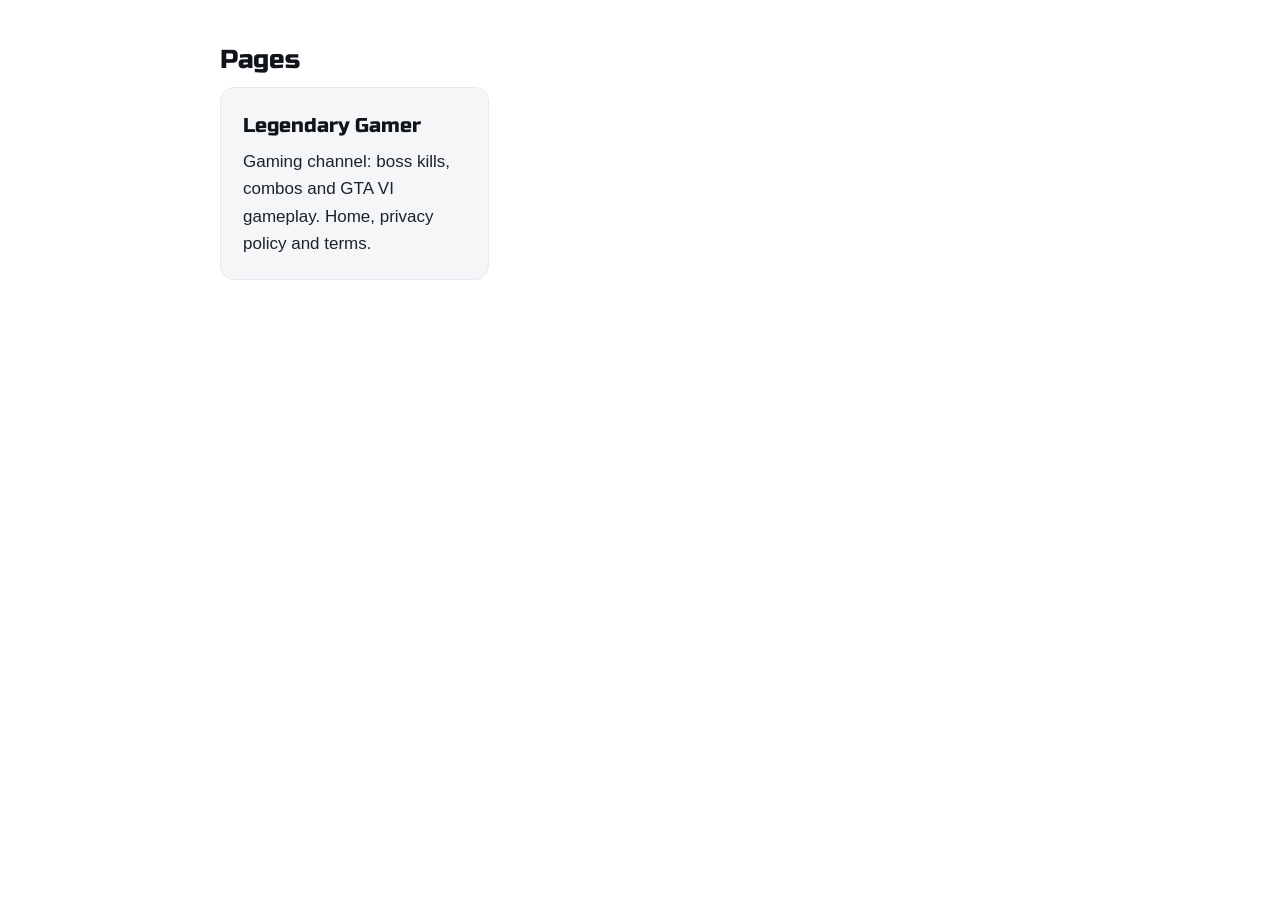
<file: index.html>
<!doctype html>
<html lang="en">
<head>
<meta charset="utf-8">
<meta name="viewport" content="width=device-width,initial-scale=1">
<title>Pages</title>
<meta name="google-site-verification" content="OXf-IA0Fd4Fvy3MfB7W4ymiQkhS_MTzGE03aSUNCbWM">
<meta name="description" content="Project pages: Legendary Gamer gaming channel and more.">
<link rel="icon" href="assets/legendary-gamer-logo.png">
<link rel="stylesheet" href="assets/site.css?v=2">
</head>
<body>
<main><div class="wrap">
<h2>Pages</h2>
<div class="cards">
<a class="card" href="legendary-gamer/"><b>Legendary Gamer</b>Gaming channel: boss kills, combos and GTA VI gameplay. Home, privacy policy and terms.</a>
</div>
</div></main>
</body>
</html>
</file>
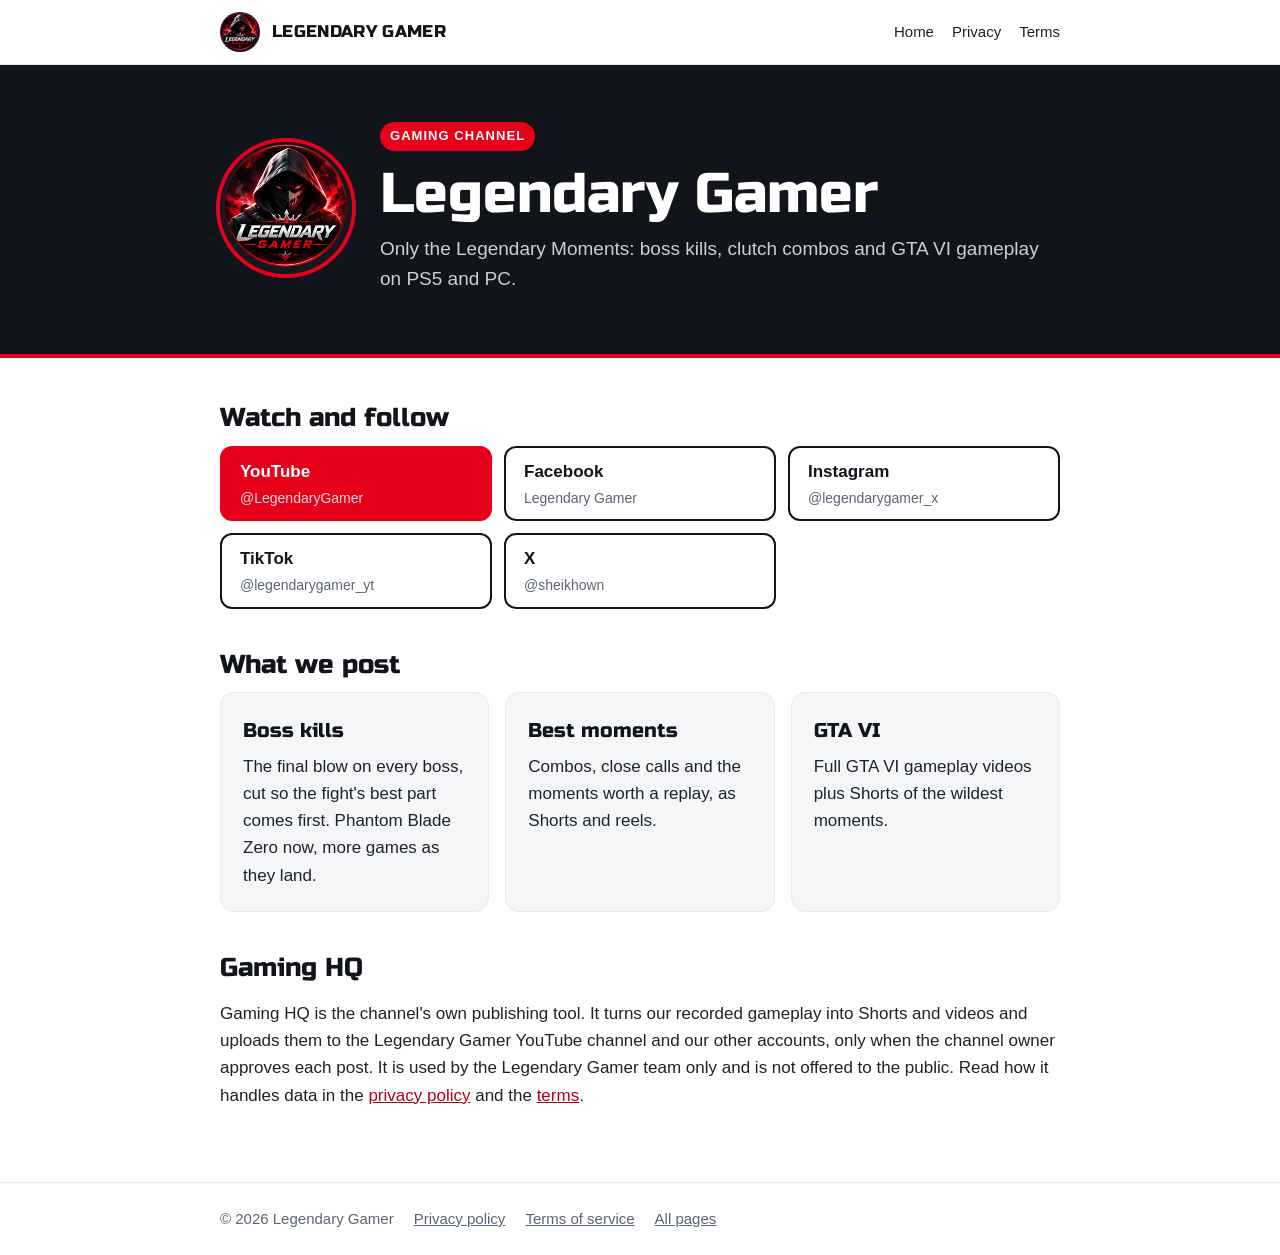
<file: legendary-gamer/index.html>
<!doctype html>
<html lang="en">
<head>
<meta charset="utf-8">
<meta name="viewport" content="width=device-width,initial-scale=1">
<title>Legendary Gamer: Boss Kills, Combos and GTA VI Gameplay</title>
<meta name="description" content="Legendary Gamer posts boss kills, combos and the best gameplay moments from Phantom Blade Zero, GTA VI and more on YouTube, Facebook, Instagram, TikTok and X.">
<link rel="canonical" href="https://ownurrehman.github.io/legendary-gamer/">
<link rel="icon" href="../assets/legendary-gamer-logo.png">
<link rel="stylesheet" href="../assets/site.css?v=2">
<meta property="og:title" content="Legendary Gamer">
<meta property="og:description" content="Only the Legendary Moments: boss kills, combos and GTA VI gameplay.">
<meta property="og:image" content="https://ownurrehman.github.io/assets/legendary-gamer-logo.png">
<meta property="og:type" content="website">
<script type="application/ld+json">{"@context":"https://schema.org","@type":"Organization","name":"Legendary Gamer","url":"https://ownurrehman.github.io/legendary-gamer/","logo":"https://ownurrehman.github.io/assets/legendary-gamer-logo.png","slogan":"Only the Legendary Moments","sameAs":["https://www.youtube.com/@LegendaryGamer","https://www.facebook.com/199383753410797","https://www.instagram.com/legendarygamer_x/","https://www.tiktok.com/@legendarygamer_yt","https://x.com/sheikhown"]}</script>
</head>
<body>
<header class="top"><div class="wrap"><img src="../assets/legendary-gamer-logo.png" alt="" width="40" height="40"><b>LEGENDARY GAMER</b>
<nav aria-label="Main"><a href="./">Home</a><a href="privacy/">Privacy</a><a href="terms/">Terms</a></nav></div></header>

<section class="hero"><div class="wrap">
<img src="../assets/legendary-gamer-logo.png" alt="Legendary Gamer logo" width="132" height="132">
<div><span class="tag">Gaming channel</span><h1>Legendary Gamer</h1><p>Only the Legendary Moments: boss kills, clutch combos and GTA VI gameplay on PS5 and PC.</p></div>
</div></section>

<main><div class="wrap">
<h2>Watch and follow</h2>
<ul class="links">
<li><a class="btn main" href="https://www.youtube.com/@LegendaryGamer" rel="me noopener">YouTube <span>@LegendaryGamer</span></a></li>
<li><a class="btn" href="https://www.facebook.com/199383753410797" rel="me noopener">Facebook <span>Legendary Gamer</span></a></li>
<li><a class="btn" href="https://www.instagram.com/legendarygamer_x/" rel="me noopener">Instagram <span>@legendarygamer_x</span></a></li>
<li><a class="btn" href="https://www.tiktok.com/@legendarygamer_yt" rel="me noopener">TikTok <span>@legendarygamer_yt</span></a></li>
<li><a class="btn" href="https://x.com/sheikhown" rel="me noopener">X <span>@sheikhown</span></a></li>
</ul>

<h2>What we post</h2>
<div class="cards">
<div class="card"><b>Boss kills</b>The final blow on every boss, cut so the fight's best part comes first. Phantom Blade Zero now, more games as they land.</div>
<div class="card"><b>Best moments</b>Combos, close calls and the moments worth a replay, as Shorts and reels.</div>
<div class="card"><b>GTA VI</b>Full GTA VI gameplay videos plus Shorts of the wildest moments.</div>
</div>

<h2>Gaming HQ</h2>
<p>Gaming HQ is the channel's own publishing tool. It turns our recorded gameplay into Shorts and videos and uploads them to the Legendary Gamer YouTube channel and our other accounts, only when the channel owner approves each post. It is used by the Legendary Gamer team only and is not offered to the public. Read how it handles data in the <a href="privacy/">privacy policy</a> and the <a href="terms/">terms</a>.</p>
</div></main>

<footer class="foot"><div class="wrap"><span>© 2026 Legendary Gamer</span><a href="privacy/">Privacy policy</a><a href="terms/">Terms of service</a><a href="../">All pages</a></div></footer>
</body>
</html>
</file>
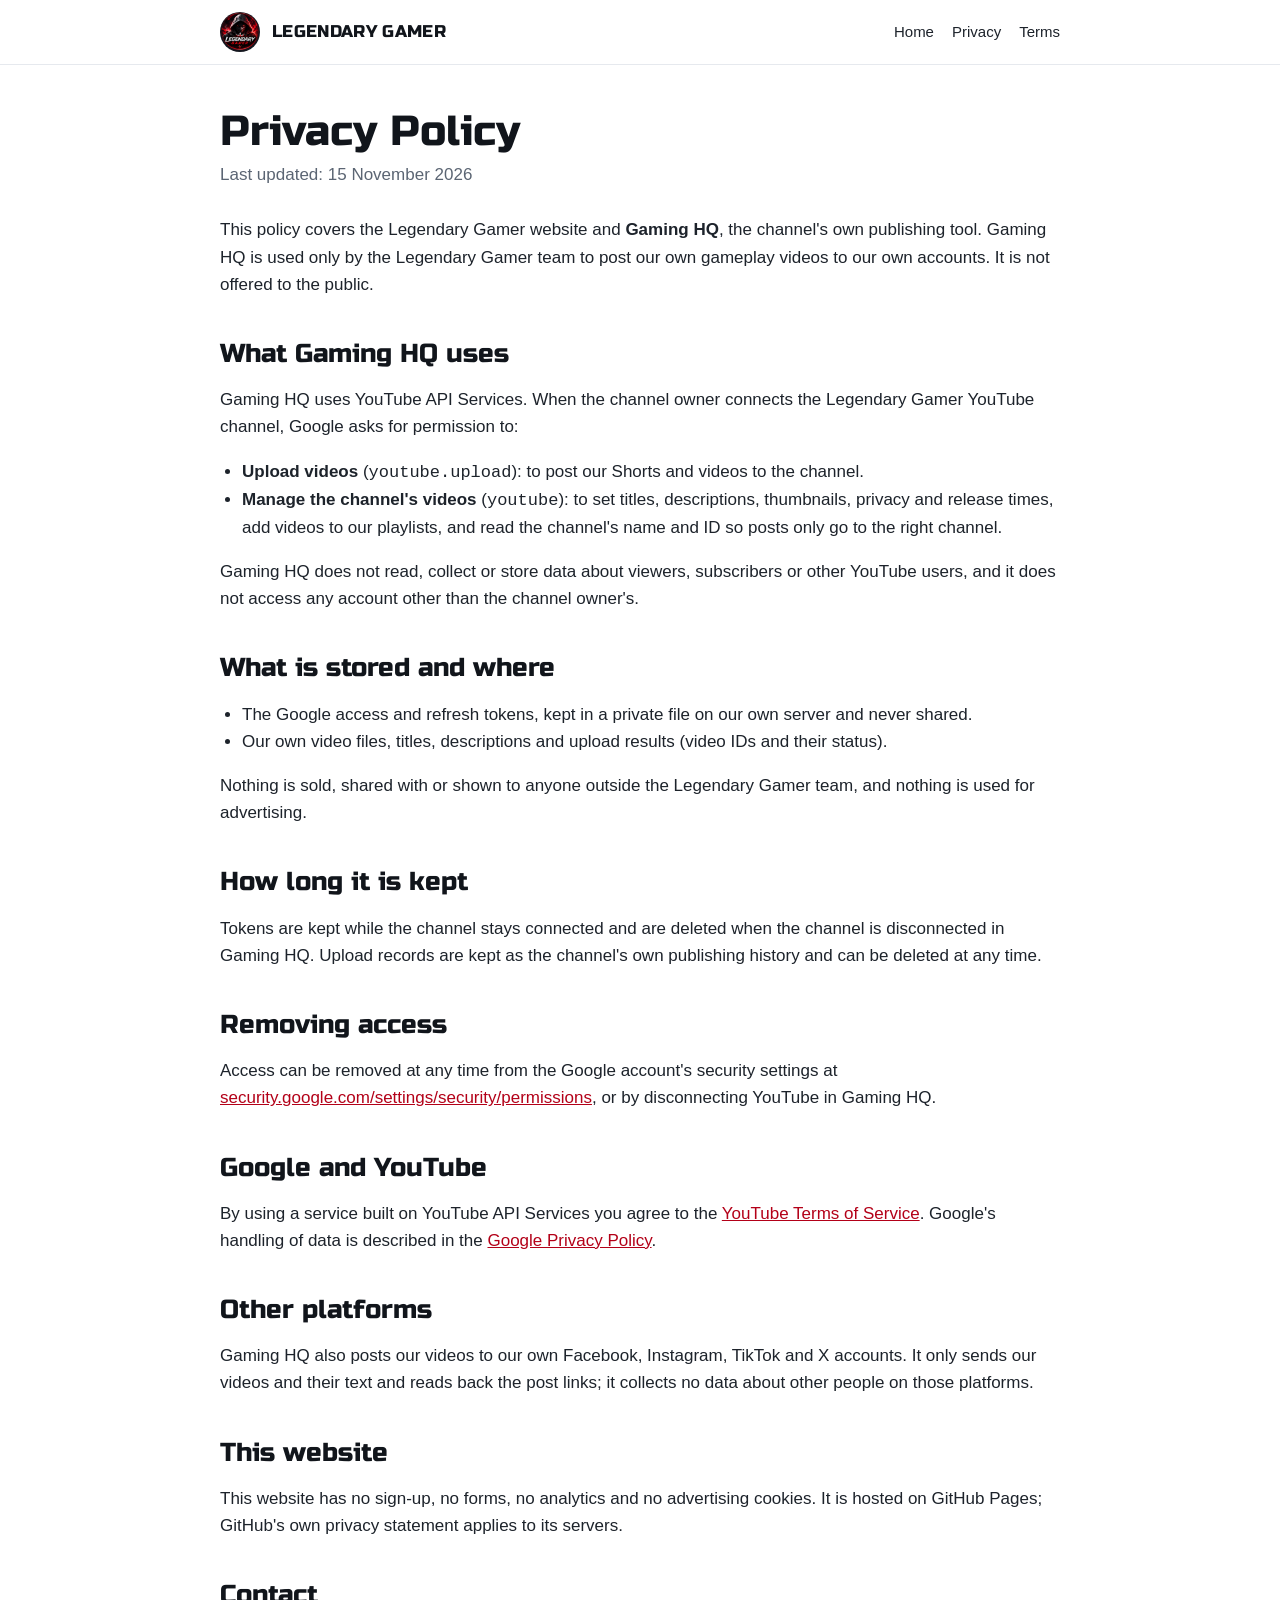
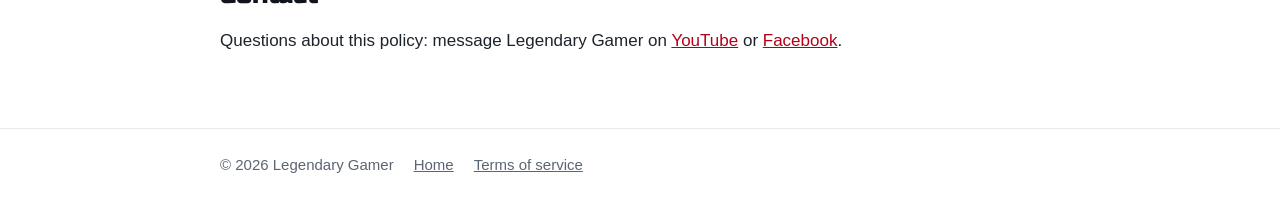
<file: legendary-gamer/privacy/index.html>
<!doctype html>
<html lang="en">
<head>
<meta charset="utf-8">
<meta name="viewport" content="width=device-width,initial-scale=1">
<title>Privacy Policy | Legendary Gamer and Gaming HQ</title>
<meta name="description" content="How Legendary Gamer's Gaming HQ publishing tool uses YouTube and Google account data, what it stores and how to remove its access.">
<link rel="canonical" href="https://ownurrehman.github.io/legendary-gamer/privacy/">
<link rel="icon" href="../../assets/legendary-gamer-logo.png">
<link rel="stylesheet" href="../../assets/site.css?v=2">
</head>
<body>
<header class="top"><div class="wrap"><img src="../../assets/legendary-gamer-logo.png" alt="" width="40" height="40"><b>LEGENDARY GAMER</b>
<nav aria-label="Main"><a href="../">Home</a><a href="./" aria-current="page">Privacy</a><a href="../terms/">Terms</a></nav></div></header>

<main class="legal"><div class="wrap">
<h1>Privacy Policy</h1>
<p class="date">Last updated: 15 November 2026</p>

<p>This policy covers the Legendary Gamer website and <b>Gaming HQ</b>, the channel's own publishing tool. Gaming HQ is used only by the Legendary Gamer team to post our own gameplay videos to our own accounts. It is not offered to the public.</p>

<h2>What Gaming HQ uses</h2>
<p>Gaming HQ uses YouTube API Services. When the channel owner connects the Legendary Gamer YouTube channel, Google asks for permission to:</p>
<ul>
<li><b>Upload videos</b> (<code>youtube.upload</code>): to post our Shorts and videos to the channel.</li>
<li><b>Manage the channel's videos</b> (<code>youtube</code>): to set titles, descriptions, thumbnails, privacy and release times, add videos to our playlists, and read the channel's name and ID so posts only go to the right channel.</li>
</ul>
<p>Gaming HQ does not read, collect or store data about viewers, subscribers or other YouTube users, and it does not access any account other than the channel owner's.</p>

<h2>What is stored and where</h2>
<ul>
<li>The Google access and refresh tokens, kept in a private file on our own server and never shared.</li>
<li>Our own video files, titles, descriptions and upload results (video IDs and their status).</li>
</ul>
<p>Nothing is sold, shared with or shown to anyone outside the Legendary Gamer team, and nothing is used for advertising.</p>

<h2>How long it is kept</h2>
<p>Tokens are kept while the channel stays connected and are deleted when the channel is disconnected in Gaming HQ. Upload records are kept as the channel's own publishing history and can be deleted at any time.</p>

<h2>Removing access</h2>
<p>Access can be removed at any time from the Google account's security settings at <a href="https://security.google.com/settings/security/permissions">security.google.com/settings/security/permissions</a>, or by disconnecting YouTube in Gaming HQ.</p>

<h2>Google and YouTube</h2>
<p>By using a service built on YouTube API Services you agree to the <a href="https://www.youtube.com/t/terms">YouTube Terms of Service</a>. Google's handling of data is described in the <a href="https://policies.google.com/privacy">Google Privacy Policy</a>.</p>

<h2>Other platforms</h2>
<p>Gaming HQ also posts our videos to our own Facebook, Instagram, TikTok and X accounts. It only sends our videos and their text and reads back the post links; it collects no data about other people on those platforms.</p>

<h2>This website</h2>
<p>This website has no sign-up, no forms, no analytics and no advertising cookies. It is hosted on GitHub Pages; GitHub's own privacy statement applies to its servers.</p>

<h2>Contact</h2>
<p>Questions about this policy: message Legendary Gamer on <a href="https://www.youtube.com/@LegendaryGamer">YouTube</a> or <a href="https://www.facebook.com/199383753410797">Facebook</a>.</p>
</div></main>

<footer class="foot"><div class="wrap"><span>© 2026 Legendary Gamer</span><a href="../">Home</a><a href="../terms/">Terms of service</a></div></footer>
</body>
</html>
</file>
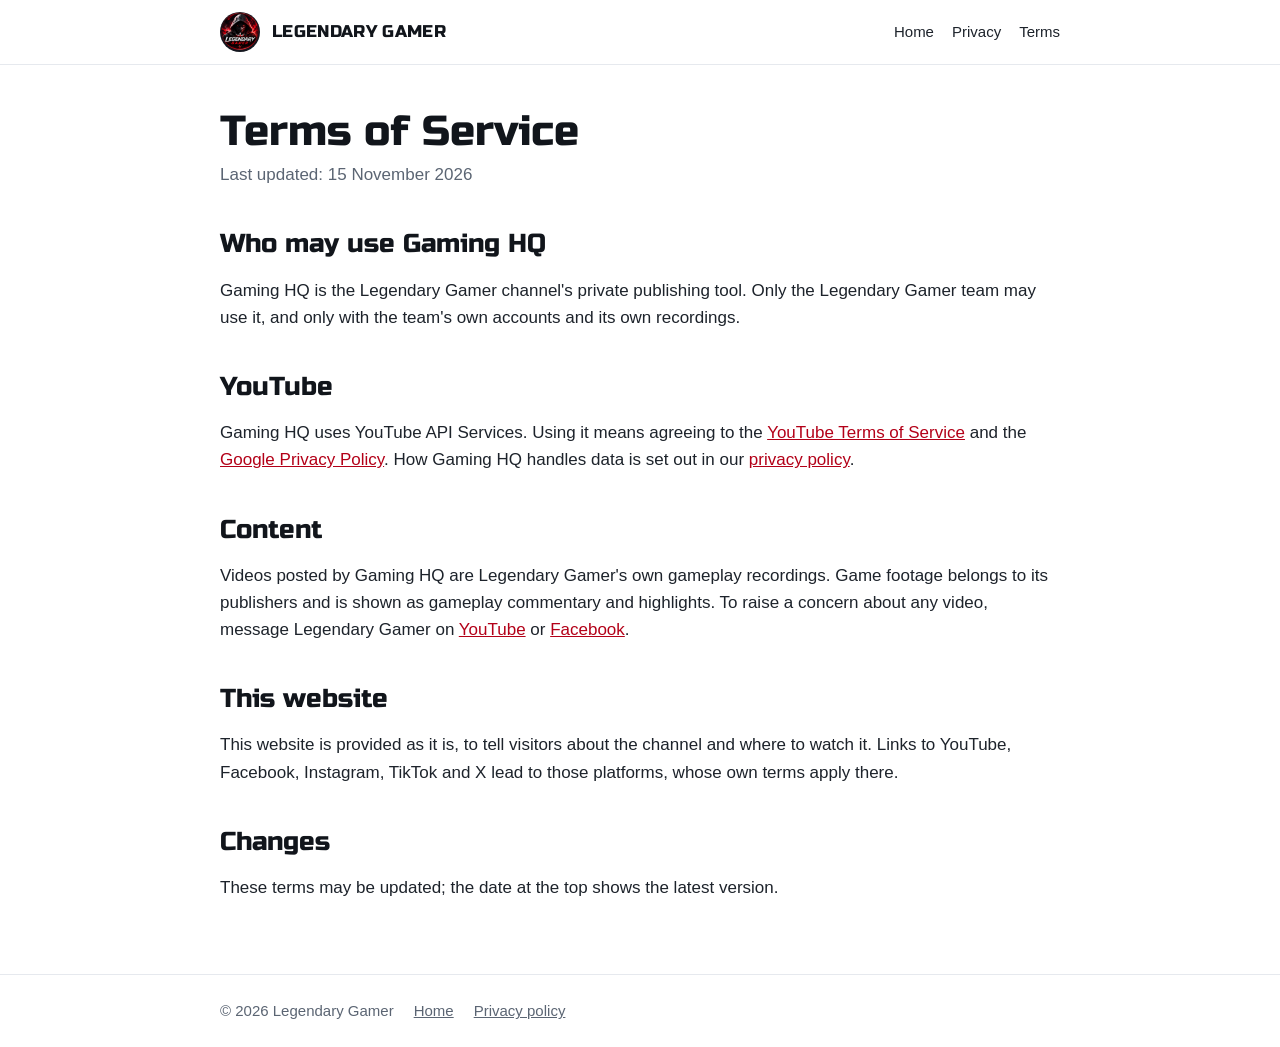
<file: legendary-gamer/terms/index.html>
<!doctype html>
<html lang="en">
<head>
<meta charset="utf-8">
<meta name="viewport" content="width=device-width,initial-scale=1">
<title>Terms of Service | Legendary Gamer and Gaming HQ</title>
<meta name="description" content="Terms for the Legendary Gamer website and the Gaming HQ publishing tool.">
<link rel="canonical" href="https://ownurrehman.github.io/legendary-gamer/terms/">
<link rel="icon" href="../../assets/legendary-gamer-logo.png">
<link rel="stylesheet" href="../../assets/site.css?v=2">
</head>
<body>
<header class="top"><div class="wrap"><img src="../../assets/legendary-gamer-logo.png" alt="" width="40" height="40"><b>LEGENDARY GAMER</b>
<nav aria-label="Main"><a href="../">Home</a><a href="../privacy/">Privacy</a><a href="./" aria-current="page">Terms</a></nav></div></header>

<main class="legal"><div class="wrap">
<h1>Terms of Service</h1>
<p class="date">Last updated: 15 November 2026</p>

<h2>Who may use Gaming HQ</h2>
<p>Gaming HQ is the Legendary Gamer channel's private publishing tool. Only the Legendary Gamer team may use it, and only with the team's own accounts and its own recordings.</p>

<h2>YouTube</h2>
<p>Gaming HQ uses YouTube API Services. Using it means agreeing to the <a href="https://www.youtube.com/t/terms">YouTube Terms of Service</a> and the <a href="https://policies.google.com/privacy">Google Privacy Policy</a>. How Gaming HQ handles data is set out in our <a href="../privacy/">privacy policy</a>.</p>

<h2>Content</h2>
<p>Videos posted by Gaming HQ are Legendary Gamer's own gameplay recordings. Game footage belongs to its publishers and is shown as gameplay commentary and highlights. To raise a concern about any video, message Legendary Gamer on <a href="https://www.youtube.com/@LegendaryGamer">YouTube</a> or <a href="https://www.facebook.com/199383753410797">Facebook</a>.</p>

<h2>This website</h2>
<p>This website is provided as it is, to tell visitors about the channel and where to watch it. Links to YouTube, Facebook, Instagram, TikTok and X lead to those platforms, whose own terms apply there.</p>

<h2>Changes</h2>
<p>These terms may be updated; the date at the top shows the latest version.</p>
</div></main>

<footer class="foot"><div class="wrap"><span>© 2026 Legendary Gamer</span><a href="../">Home</a><a href="../privacy/">Privacy policy</a></div></footer>
</body>
</html>
</file>
<file: assets/site.css>
@font-face{font-family:"Russo One";src:url("RussoOne-Regular.ttf") format("truetype");font-display:swap}
:root{--red:#E6001A;--red2:#B30018;--ink:#11151B;--text:#1d232b;--dim:#5b6573;--line:#e6e9ee;--soft:#f5f6f8}
*{box-sizing:border-box}
html{-webkit-text-size-adjust:100%}
body{margin:0;font:17px/1.6 -apple-system,BlinkMacSystemFont,"Segoe UI",Roboto,Helvetica,Arial,sans-serif;color:var(--text);background:#fff}
a{color:var(--red2)}
a:focus-visible,.btn:focus-visible{outline:3px solid var(--red);outline-offset:3px}
.wrap{max-width:880px;margin:0 auto;padding:0 20px}
.top{border-bottom:1px solid var(--line)}
.top .wrap{display:flex;align-items:center;gap:12px;min-height:64px}
.top img{width:40px;height:40px;border-radius:50%}
.top b{font-family:"Russo One",sans-serif;font-weight:400;letter-spacing:.02em;color:var(--ink)}
.top nav{margin-left:auto;display:flex;gap:18px;font-size:15px}
.top nav a{color:var(--text);text-decoration:none}
.top nav a:hover{color:var(--red2)}
.hero{background:var(--ink);color:#fff;padding:56px 0 60px;border-bottom:4px solid var(--red)}
.hero .wrap{display:grid;grid-template-columns:auto 1fr;gap:28px;align-items:center}
.hero img{width:132px;height:132px;border-radius:50%;box-shadow:0 0 0 4px var(--red)}
.hero h1{font-family:"Russo One",sans-serif;font-weight:400;font-size:clamp(34px,6vw,56px);line-height:1.05;margin:0 0 10px}
.hero p{margin:0;font-size:19px;color:#c9d0da}
.tag{display:inline-block;background:var(--red);color:#fff;font-weight:700;font-size:13px;letter-spacing:.08em;text-transform:uppercase;padding:4px 10px;border-radius:999px;margin-bottom:14px}
main{padding:44px 0 56px}
h2{font-family:"Russo One",sans-serif;font-weight:400;color:var(--ink);font-size:26px;line-height:1.2;margin:40px 0 12px}
h2:first-child{margin-top:0}
h3{color:var(--ink);font-size:18px;margin:26px 0 6px}
.links{display:grid;grid-template-columns:repeat(auto-fill,minmax(240px,1fr));gap:12px;padding:0;margin:0;list-style:none}
.btn{display:flex;flex-direction:column;align-items:flex-start;justify-content:center;gap:2px;min-height:64px;padding:10px 18px;border:2px solid var(--ink);border-radius:12px;color:var(--ink);font-weight:700;text-decoration:none}
.btn:hover{background:var(--ink);color:#fff}
.btn span{font-weight:400;font-size:14px;color:var(--dim);overflow-wrap:anywhere}
.btn:hover span{color:#c9d0da}
.btn.main{background:var(--red);border-color:var(--red);color:#fff}
.btn.main span{color:#ffd9de}
.btn.main:hover{background:var(--red2);border-color:var(--red2)}
.card{border:1px solid var(--line);border-radius:14px;padding:22px;background:var(--soft)}
.cards{display:grid;grid-template-columns:repeat(auto-fill,minmax(250px,1fr));gap:16px}
.cards a.card{display:block;text-decoration:none;color:var(--text)}
.cards a.card:hover{border-color:var(--red)}
.card b{display:block;font-family:"Russo One",sans-serif;font-weight:400;color:var(--ink);font-size:20px;margin-bottom:6px}
.legal h1{font-family:"Russo One",sans-serif;font-weight:400;color:var(--ink);font-size:clamp(30px,5vw,42px);line-height:1.1;margin:0 0 6px}
.legal .date{color:var(--dim);margin:0 0 28px}
.legal ul{padding-left:22px}
.foot{border-top:1px solid var(--line);color:var(--dim);font-size:15px;padding:24px 0}
.foot .wrap{display:flex;flex-wrap:wrap;gap:8px 20px}
.foot a{color:var(--dim)}
@media (max-width:600px){
 body{font-size:16px}
 .hero{padding:40px 0 44px}
 .hero .wrap{grid-template-columns:1fr;gap:18px;text-align:center}
 .hero img{width:104px;height:104px;margin:0 auto}
 .top nav{gap:14px;font-size:14px}
 .top b{display:none}
}
</file>
